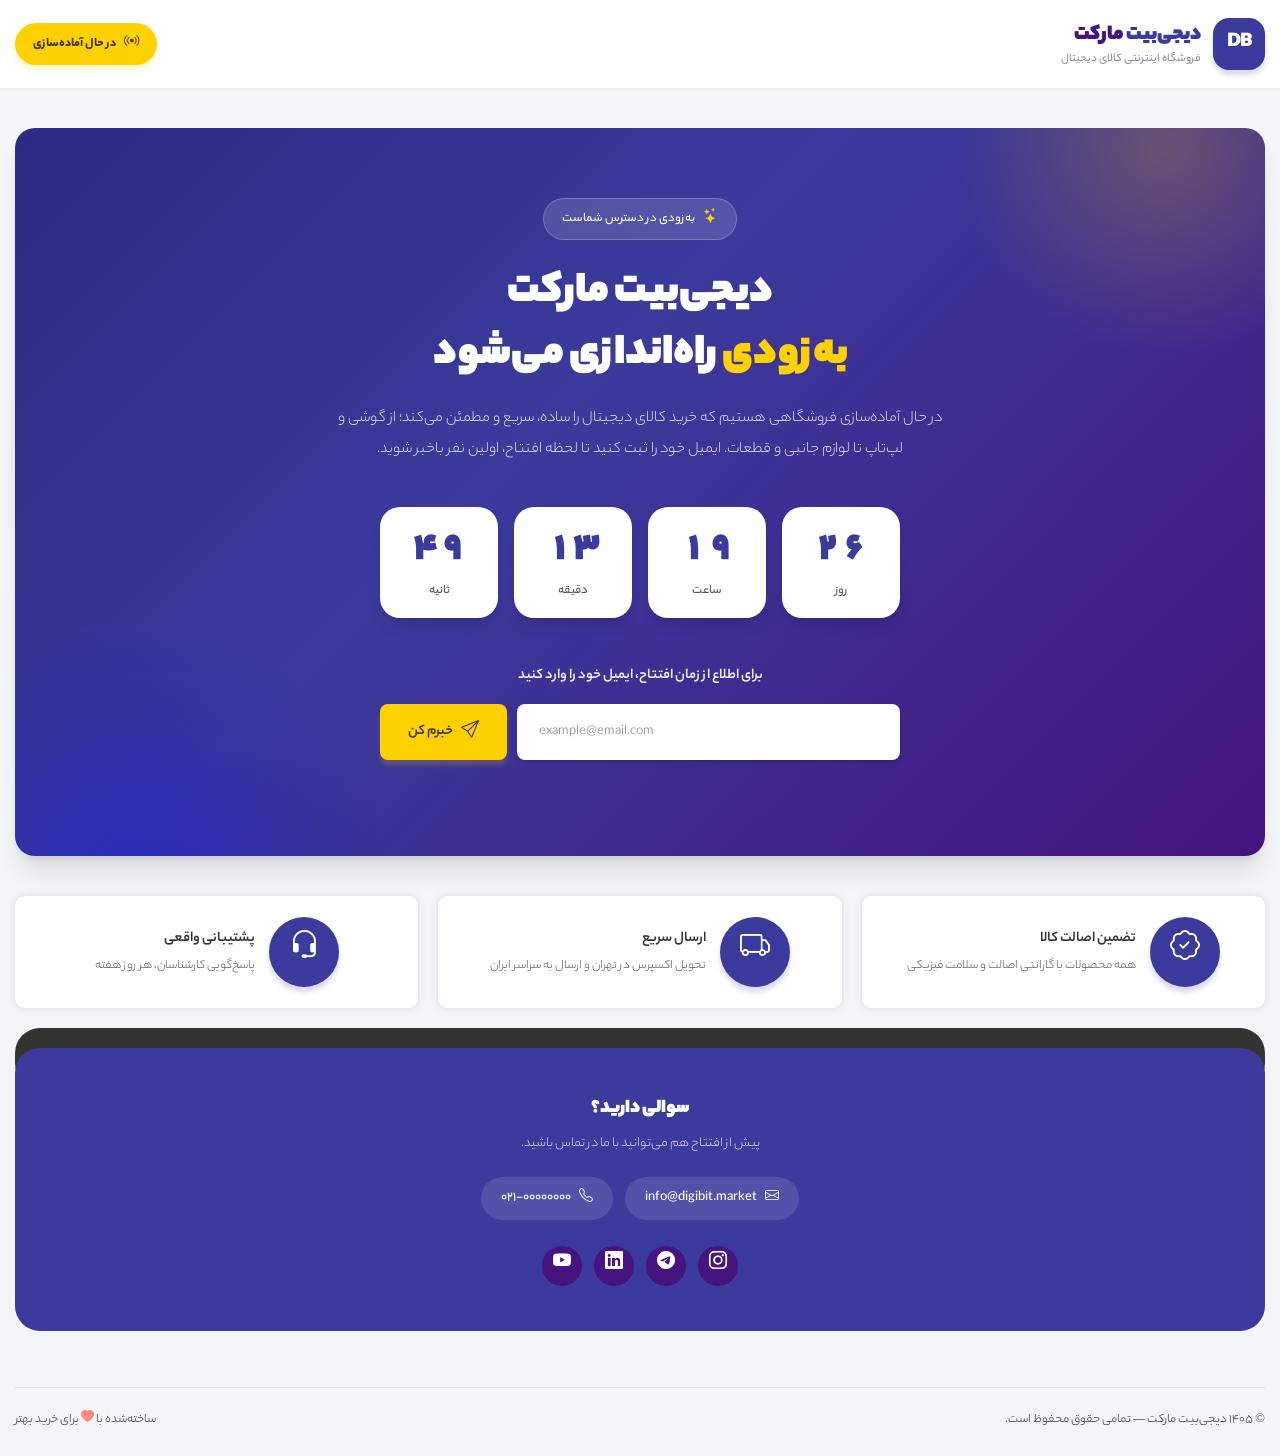
<file: digibit/index.html>
<!DOCTYPE html>
<html lang="fa-IR" dir="rtl">
<head>
    <meta charset="UTF-8">
    <meta name="viewport" content="width=device-width, initial-scale=1.0">
    <meta name="theme-color" content="#3a3b9c">

    <title>دیجی‌بیت مارکت | به‌زودی</title>
    <meta name="description" content="دیجی‌بیت مارکت، فروشگاه اینترنتی کالای دیجیتال، به‌زودی راه‌اندازی می‌شود. برای اطلاع از زمان افتتاح، ایمیل خود را ثبت کنید.">
    <meta name="robots" content="index, follow">

    <!-- Open Graph -->
    <meta property="og:type" content="website">
    <meta property="og:site_name" content="دیجی‌بیت مارکت">
    <meta property="og:title" content="دیجی‌بیت مارکت | به‌زودی">
    <meta property="og:description" content="فروشگاه اینترنتی کالای دیجیتال، به‌زودی راه‌اندازی می‌شود.">
    <meta property="og:locale" content="fa_IR">

    <link rel="icon" type="image/svg+xml" href="assets/img/favicon.svg">
    <link rel="apple-touch-icon" href="assets/img/favicon.svg">

    <link rel="stylesheet" href="assets/font/bootstrap-icon/bootstrap-icons.min.css">
    <link rel="stylesheet" href="assets/css/style.css">
</head>
<body>

<!-- ================= HEADER ================= -->
<header class="site-header">
    <div class="container">
        <div class="site-header-inner">

            <div class="brand">
                <div class="brand-badge" aria-hidden="true">DB</div>
                <div class="brand-text">
                    <span class="brand-name">دیجی‌بیت <span>مارکت</span></span>
                    <span class="brand-tagline">فروشگاه اینترنتی کالای دیجیتال</span>
                </div>
            </div>

            <span class="status-pill">
                <i class="bi bi-broadcast"></i>
                در حال آماده‌سازی
            </span>

        </div>
    </div>
</header>

<!-- ================= MAIN ================= -->
<main class="site-main">
    <div class="container">

        <section class="hero" id="hero">

            <span class="hero-eyebrow">
                <i class="bi bi-stars"></i>
                به‌زودی در دسترس شماست
            </span>

            <h1 class="hero-title">
                دیجی‌بیت مارکت<br>
                <span class="accent">به‌زودی</span> راه‌اندازی می‌شود
            </h1>

            <p class="hero-description">
                در حال آماده‌سازی فروشگاهی هستیم که خرید کالای دیجیتال را ساده، سریع و مطمئن می‌کند؛
                از گوشی و لپ‌تاپ تا لوازم جانبی و قطعات. ایمیل خود را ثبت کنید تا لحظه افتتاح،
                اولین نفر باخبر شوید.
            </p>

            <!-- countdown -->
            <div class="countdown" id="countdown" role="timer" aria-live="off">
                <div class="countdown-item">
                    <span class="countdown-value" id="cd-days">۰۰</span>
                    <span class="countdown-label">روز</span>
                </div>
                <div class="countdown-item">
                    <span class="countdown-value" id="cd-hours">۰۰</span>
                    <span class="countdown-label">ساعت</span>
                </div>
                <div class="countdown-item">
                    <span class="countdown-value" id="cd-minutes">۰۰</span>
                    <span class="countdown-label">دقیقه</span>
                </div>
                <div class="countdown-item">
                    <span class="countdown-value" id="cd-seconds">۰۰</span>
                    <span class="countdown-label">ثانیه</span>
                </div>
            </div>

            <!-- notify form -->
            <div class="notify">
                <p class="notify-title">برای اطلاع از زمان افتتاح، ایمیل خود را وارد کنید</p>

                <form class="notify-form" id="notify-form" novalidate>
                    <label class="visually-hidden" for="notify-email">ایمیل</label>
                    <input class="notify-input"
                           id="notify-email"
                           name="email"
                           type="email"
                           inputmode="email"
                           dir="ltr"
                           autocomplete="email"
                           placeholder="example@email.com"
                           required>
                    <button class="btn main-color-two-bg" type="submit">
                        <i class="bi bi-send"></i>
                        خبرم کن
                    </button>
                </form>

                <p class="notify-message" id="notify-message" role="status" aria-live="polite"></p>
            </div>

            <!-- shown once the countdown reaches zero -->
            <div class="launch-message" id="launch-message">
                <a class="btn btn-white" href="#">
                    <i class="bi bi-shop"></i>
                    ورود به فروشگاه
                </a>
            </div>

        </section>

        <!-- ================= FEATURES ================= -->
        <section class="features" aria-label="ویژگی‌های دیجی‌بیت مارکت">
            <div class="features-grid">

                <div class="feature-item">
                    <div class="feature-item-icon"><i class="bi bi-patch-check"></i></div>
                    <div>
                        <div class="feature-item-title">تضمین اصالت کالا</div>
                        <div class="feature-item-text">همه محصولات با گارانتی اصالت و سلامت فیزیکی</div>
                    </div>
                </div>

                <div class="feature-item">
                    <div class="feature-item-icon"><i class="bi bi-truck"></i></div>
                    <div>
                        <div class="feature-item-title">ارسال سریع</div>
                        <div class="feature-item-text">تحویل اکسپرس در تهران و ارسال به سراسر ایران</div>
                    </div>
                </div>

                <div class="feature-item">
                    <div class="feature-item-icon"><i class="bi bi-headset"></i></div>
                    <div>
                        <div class="feature-item-title">پشتیبانی واقعی</div>
                        <div class="feature-item-text">پاسخ‌گویی کارشناسان، هر روز هفته</div>
                    </div>
                </div>

            </div>
        </section>

        <!-- ================= CONTACT ================= -->
        <section class="contact-panel" aria-label="راه‌های ارتباطی">
            <div class="contact-panel-title">سوالی دارید؟</div>
            <p class="contact-panel-text">پیش از افتتاح هم می‌توانید با ما در تماس باشید.</p>

            <div class="contact-actions">
                <a class="contact-link" href="mailto:info@digibit.market">
                    <i class="bi bi-envelope"></i>
                    info@digibit.market
                </a>
                <a class="contact-link" href="tel:+982100000000">
                    <i class="bi bi-telephone"></i>
                    <span>۰۲۱-۰۰۰۰۰۰۰۰</span>
                </a>
            </div>

            <ul class="footer-social">
                <li><a href="#" aria-label="اینستاگرام"><i class="bi bi-instagram"></i></a></li>
                <li><a href="#" aria-label="تلگرام"><i class="bi bi-telegram"></i></a></li>
                <li><a href="#" aria-label="لینکدین"><i class="bi bi-linkedin"></i></a></li>
                <li><a href="#" aria-label="یوتیوب"><i class="bi bi-youtube"></i></a></li>
            </ul>
        </section>

    </div>
</main>

<!-- ================= FOOTER ================= -->
<footer class="site-footer">
    <div class="container">
        <div class="site-footer-inner">
            <span>© <span id="footer-year">۱۴۰۵</span> دیجی‌بیت مارکت — تمامی حقوق محفوظ است.</span>
            <span>ساخته‌شده با <i class="bi bi-heart-fill" style="color:#ff8a7e"></i> برای خرید بهتر</span>
        </div>
    </div>
</footer>

<!-- Bootstrapped before the page paints so SEO/curl sees an absolute date -->
<script>
    window.DIGIBIT = {
        // Official launch moment, UTC (ISO 8601). This default is 1 January 2027.
        // EDIT THIS ONE LINE to set the real launch date.
        target: '2027-01-01T00:00:00Z',

        // ?mode=preview shortens the countdown to 30s so the timer and the
        // "launched" state can be checked without waiting.
        preview: /(?:\?|&)mode=preview(?:&|$)/.test(location.search)
    };
    if (window.DIGIBIT.preview) {
        document.documentElement.classList.add('is-preview');
    }
</script>
<script src="assets/js/coming-soon.js" defer></script>

</body>
</html>
</file>
<file: digibit/assets/css/style.css>
/* ==========================================================================
   دیجی‌بیت مارکت — صفحه «به‌زودی»
   Design system carried over from the «شاهان» template
   (website-temp/shahan/page/assets/css/main.css) so this page matches the
   final storefront exactly.

   Change the whole palette from the :root block below.
   ========================================================================== */

/* ==========================================================================
   Fonts — YekanBakh FaNum (same weights as the template)
   ========================================================================== */

@font-face {
    font-display: swap;
    font-family: "yekan-bakh";
    src: url("../font/yekan-bakh/YekanBakhFaNum-Fat.woff2") format('woff2');
    font-weight: 900;
    font-style: normal;
}

@font-face {
    font-display: swap;
    font-family: "yekan-bakh";
    src: url("../font/yekan-bakh/YekanBakhFaNum-Heavy.woff2") format('woff2');
    font-weight: 800;
    font-style: normal;
}

@font-face {
    font-display: swap;
    font-family: "yekan-bakh";
    src: url("../font/yekan-bakh/YekanBakhFaNum-Bold.woff2") format('woff2');
    font-weight: bold;
    font-style: normal;
}

@font-face {
    font-display: swap;
    font-family: "yekan-bakh";
    src: url("../font/yekan-bakh/YekanBakhFaNum-Medium.woff2") format('woff2');
    font-weight: 500;
    font-style: normal;
}

@font-face {
    font-display: swap;
    font-family: "yekan-bakh";
    src: url("../font/yekan-bakh/YekanBakhFaNum-Regular.woff2") format('woff2');
    font-weight: normal;
    font-style: normal;
}

@font-face {
    font-display: swap;
    font-family: "yekan-bakh";
    src: url("../font/yekan-bakh/YekanBakhFaNum-Light.woff2") format('woff2');
    font-weight: 300;
    font-style: normal;
}

/* ==========================================================================
   Design tokens
   ========================================================================== */

:root {
    /* theme color */
    --main-color-one: #3a3b9c;
    --main-color-one-shadow: #3a3b9c31;
    --main-color-one-hover: #2a2b82;
    --main-color-two: #FFD100;
    --main-color-two-shadow: #FFD10031;
    --main-color-two-hover: #d8b103;
    --main-color-three: #45147e;
    --main-color-three-shadow: #45147e31;
    --main-color-three-hover: #320a60;
    --main-color-green: #189D0E;
    --bg-site: #f4f5f9;

    /* typography */
    --font-size: 14px;
    --color-site: #333333;
    --font-site: 'yekan-bakh';
    --main-font: 'yekan-bakh';
    --title-font: 'yekan-bakh';

    /* shadow */
    --shadow: 0 1px 3px 0 rgb(0 0 0 / 0.1), 0 1px 2px -1px rgb(0 0 0 / 0.1);
    --shadow-sm: 0 1px 2px 0 rgb(0 0 0 / 0.05);
    --shadow-md: 0 4px 6px -1px rgb(0 0 0 / 0.1), 0 2px 4px -2px rgb(0 0 0 / 0.1);
    --shadow-box: rgb(0 0 0 / 10%) 0px 0px 10px 0px;
    --shadow-lg: 0 10px 15px -3px rgb(0 0 0 / 0.1), 0 4px 6px -4px rgb(0 0 0 / 0.1);
    --shadow-xl: 0 20px 25px -5px rgb(0 0 0 / 0.1), 0 8px 10px -6px rgb(0 0 0 / 0.1);
    --shadow-2xl: 0 25px 50px -12px rgb(0 0 0 / 0.25);
    --shadow-inner: inset 0 2px 12px 4px rgb(0 0 0 / 5%);

    /* text */
    --text-muted: #565757;
    --text-muted-two: #929292;

    /* border */
    --border-muted: #ced4da;

    /* hero panel — deep brand gradient */
    --hero-gradient: linear-gradient(135deg, #2a2b82 0%, #3a3b9c 42%, #45147e 100%);
}

/* ==========================================================================
   Base
   ========================================================================== */

*,
*::before,
*::after {
    margin: 0;
    padding: 0;
    box-sizing: border-box;
}

html {
    font-size: 1em;
    line-height: 1.6;
    scroll-behavior: smooth;
}

body {
    font-size: var(--font-size);
    font-family: var(--font-site);
    font-weight: normal;
    background: var(--bg-site);
    color: var(--color-site);
    min-height: 100vh;
    display: flex;
    flex-direction: column;
    overflow-x: hidden;
    -webkit-font-smoothing: antialiased;
}

img,
svg {
    max-width: 100%;
}

a {
    text-decoration: none;
    color: var(--color-site);
    transition: 200ms;
}

.container {
    width: 100%;
    max-width: 1470px;
    margin-inline: auto;
    padding-inline: 15px;
}

/* ==========================================================================
   Typography helpers
   ========================================================================== */

.title-font {
    font-family: var(--title-font);
    font-weight: 900;
}

.main-font {
    font-family: var(--main-font);
}

.f-800 {
    font-weight: 800;
}

.main-color-one-color {
    color: var(--main-color-one) !important;
}

.main-color-two-color {
    color: var(--main-color-two) !important;
}

.text-muted-two {
    color: var(--text-muted-two);
}

.visually-hidden {
    position: absolute;
    width: 1px;
    height: 1px;
    padding: 0;
    margin: -1px;
    overflow: hidden;
    clip: rect(0, 0, 0, 0);
    white-space: nowrap;
    border: 0;
}

/* ==========================================================================
   Buttons — same shape + shine effect as the template's .btn
   ========================================================================== */

.btn {
    display: inline-flex;
    align-items: center;
    justify-content: center;
    gap: 8px;
    font-family: var(--font-site);
    font-size: 15px;
    font-weight: bold;
    line-height: 1;
    border: 0;
    border-radius: 8px;
    padding: 15px 28px;
    cursor: pointer;
    transition: 200ms;
    position: relative;
    overflow: hidden;
    white-space: nowrap;
}

.btn:not(.no-highlight)::before {
    display: inline-block;
    content: '';
    width: 100%;
    height: 100%;
    background: linear-gradient(90deg, transparent, rgba(255, 255, 255, 0.5), transparent);
    position: absolute;
    top: 0;
    bottom: 0;
    margin: auto;
    left: 100%;
}

.btn:active {
    transform: translate(0, 2px);
}

.btn:hover:not(.no-highlight)::before {
    transition: 800ms;
    left: -100%;
}

.btn i {
    font-size: 18px;
}

.main-color-one-bg {
    background-color: var(--main-color-one);
    color: #fff;
    box-shadow: 0 5px 5px var(--main-color-one-shadow);
}

.main-color-one-bg:hover {
    background-color: var(--main-color-one-hover);
    color: #fff;
}

/* Accent CTA — used where the primary indigo would sit on the brand gradient */
.main-color-two-bg {
    background-color: var(--main-color-two);
    color: #413505;
    box-shadow: 0 5px 5px var(--main-color-two-shadow);
}

.main-color-two-bg:hover {
    background-color: var(--main-color-two-hover);
    color: #413505;
}

.btn-white {
    background-color: #fff;
    color: var(--main-color-one);
    box-shadow: 0 5px 5px rgb(0 0 0 / 12%);
}

.btn-white:hover {
    color: var(--main-color-three);
}

/* ==========================================================================
   Brand mark
   ========================================================================== */

.brand {
    display: flex;
    align-items: center;
    gap: 12px;
}

.brand-badge {
    width: 52px;
    height: 52px;
    flex: 0 0 52px;
    border-radius: 16px;
    background: var(--main-color-one);
    box-shadow: 0 5px 5px var(--main-color-one-shadow);
    display: flex;
    align-items: center;
    justify-content: center;
    color: #fff;
    font-family: var(--title-font);
    font-weight: 900;
    font-size: 21px;
    letter-spacing: -1px;
}

.brand-text {
    display: flex;
    flex-direction: column;
    line-height: 1.35;
}

.brand-name {
    font-family: var(--title-font);
    font-weight: 900;
    font-size: 22px;
    color: var(--main-color-one);
}

.brand-name span {
    color: var(--main-color-three);
}

.brand-tagline {
    font-size: 12px;
    font-weight: 500;
    color: var(--text-muted-two);
}

/* ==========================================================================
   Header
   ========================================================================== */

.site-header {
    background: #fff;
    box-shadow: var(--shadow-sm);
    position: relative;
    z-index: 5;
}

.site-header-inner {
    display: flex;
    align-items: center;
    justify-content: space-between;
    gap: 20px;
    padding: 18px 0;
}

.status-pill {
    display: inline-flex;
    align-items: center;
    gap: 8px;
    background-color: var(--main-color-two);
    color: #413505;
    font-size: 13px;
    font-weight: 800;
    border-radius: 50px;
    padding: 9px 18px;
    box-shadow: 0 5px 5px var(--main-color-two-shadow);
}

.status-pill i {
    font-size: 15px;
}

/* ==========================================================================
   Main / hero panel
   ========================================================================== */

.site-main {
    flex: 1 0 auto;
    padding: 40px 0 30px;
}

.hero {
    background: var(--hero-gradient);
    border-radius: 20px;
    box-shadow: var(--shadow-xl);
    padding: 70px 40px 60px;
    text-align: center;
    color: #fff;
    position: relative;
    overflow: hidden;
}

/* soft brand glows */
.hero::before,
.hero::after {
    content: '';
    position: absolute;
    border-radius: 50%;
    pointer-events: none;
}

.hero::before {
    width: 420px;
    height: 420px;
    top: -190px;
    right: -110px;
    background: radial-gradient(circle, rgb(255 209 0 / 22%) 0%, transparent 70%);
}

.hero::after {
    width: 520px;
    height: 520px;
    bottom: -280px;
    left: -140px;
    background: radial-gradient(circle, rgb(0 3 255 / 28%) 0%, transparent 70%);
}

.hero > * {
    position: relative;
    z-index: 1;
}

.hero-eyebrow {
    display: inline-flex;
    align-items: center;
    gap: 8px;
    background: rgb(255 255 255 / 14%);
    border: 1px solid rgb(255 255 255 / 22%);
    border-radius: 50px;
    padding: 8px 18px;
    font-size: 13px;
    font-weight: 500;
    color: #fff;
}

.hero-eyebrow i {
    color: var(--main-color-two);
    font-size: 15px;
}

.hero-title {
    font-family: var(--title-font);
    font-weight: 900;
    font-size: 46px;
    line-height: 1.35;
    margin: 24px 0 0;
}

.hero-title .accent {
    color: var(--main-color-two);
}

.hero-description {
    max-width: 640px;
    margin: 16px auto 0;
    font-size: 16px;
    font-weight: 300;
    line-height: 1.9;
    color: rgb(255 255 255 / 84%);
}

/* ==========================================================================
   Countdown
   ========================================================================== */

.countdown {
    display: flex;
    justify-content: center;
    gap: 16px;
    margin-top: 42px;
    flex-wrap: wrap;
}

.countdown-item {
    background: #fff;
    color: var(--main-color-one);
    border-radius: 20px;
    box-shadow: var(--shadow-lg);
    width: 118px;
    padding: 22px 10px 16px;
    transition: 0.3s;
}

.countdown-item:hover {
    transform: translateY(-10px);
}

.countdown-value {
    display: block;
    font-family: var(--title-font);
    font-weight: 900;
    font-size: 40px;
    line-height: 1.1;
    font-variant-numeric: tabular-nums;
    color: var(--main-color-one);
}

.countdown-label {
    display: block;
    margin-top: 8px;
    font-size: 13px;
    font-weight: 500;
    color: var(--text-muted);
}

/* ==========================================================================
   Notify form
   ========================================================================== */

.notify {
    margin-top: 46px;
}

.notify-title {
    font-weight: bold;
    font-size: 15px;
    color: rgb(255 255 255 / 92%);
    margin-bottom: 16px;
}

.notify-form {
    display: flex;
    justify-content: center;
    gap: 10px;
    max-width: 520px;
    margin-inline: auto;
}

.notify-input {
    flex: 1 1 auto;
    min-width: 0;
    background: #fff;
    border: 2px solid transparent;
    border-radius: 8px;
    padding: 15px 20px;
    font-family: var(--font-site);
    font-size: 14px;
    color: var(--color-site);
    box-shadow: var(--shadow-md);
    transition: 200ms;
}

.notify-input::placeholder {
    color: var(--text-muted-two);
}

.notify-input:focus {
    outline: none;
    border-color: var(--main-color-two);
}

.notify-form .btn {
    flex: 0 0 auto;
}

.notify-message {
    min-height: 22px;
    margin-top: 14px;
    font-size: 13px;
    font-weight: 500;
}

.notify-message.is-success {
    color: var(--main-color-two);
}

.notify-message.is-error {
    color: #ff8a7e;
}

/* ==========================================================================
   Feature row — same circular icon treatment as the template
   ========================================================================== */

.features {
    margin-top: 40px;
}

.features-grid {
    display: grid;
    grid-template-columns: repeat(3, minmax(0, 1fr));
    gap: 20px;
}

.feature-item {
    display: flex;
    align-items: center;
    justify-content: center;
    gap: 14px;
    background: #fff;
    border: 1px solid transparent;
    border-radius: 10px;
    box-shadow: var(--shadow-box);
    padding: 20px;
    transition: 0.4s;
}

.feature-item:hover {
    transform: translateY(-10px);
    box-shadow: var(--shadow-xl);
    border-color: var(--main-color-one);
}

.feature-item-icon {
    background-color: var(--main-color-one);
    box-shadow: 0 5px 5px var(--main-color-one-shadow);
    width: 70px;
    height: 70px;
    flex: 0 0 70px;
    border-radius: 50%;
    display: flex;
    align-items: center;
    justify-content: center;
    color: #fff;
}

.feature-item-icon i {
    font-size: 30px;
}

.feature-item-title {
    font-weight: bold;
    font-size: 15px;
    margin-bottom: 4px;
}

.feature-item-text {
    font-size: 13px;
    font-weight: 300;
    color: var(--text-muted);
    line-height: 1.7;
}

/* ==========================================================================
   Contact / social panel — template footer treatment
   ========================================================================== */

.contact-panel {
    background: var(--main-color-one);
    border-radius: 25px;
    margin-top: 40px;
    padding: 45px 30px;
    text-align: center;
    color: #fff;
    position: relative;
}

.contact-panel::before {
    content: '';
    position: absolute;
    top: -20px;
    left: 0;
    width: 100%;
    height: 60px;
    background-color: #333;
    border-radius: 25px;
    z-index: -1;
}

.contact-panel-title {
    font-weight: 900;
    font-size: 20px;
    margin-bottom: 8px;
}

.contact-panel-text {
    font-size: 14px;
    font-weight: 300;
    color: rgb(255 255 255 / 82%);
    margin-bottom: 22px;
}

.contact-actions {
    display: flex;
    justify-content: center;
    gap: 12px;
    flex-wrap: wrap;
    margin-bottom: 26px;
}

.contact-link {
    display: inline-flex;
    align-items: center;
    gap: 8px;
    color: #fff;
    font-size: 14px;
    font-weight: 500;
    background: rgb(255 255 255 / 12%);
    border-radius: 50px;
    padding: 10px 20px;
}

.contact-link:hover {
    background: rgb(255 255 255 / 22%);
    color: #fff;
}

.footer-social {
    display: flex;
    justify-content: center;
    gap: 12px;
    list-style: none;
}

.footer-social a {
    background-color: var(--main-color-three);
    border-radius: 50%;
    width: 40px;
    height: 40px;
    display: flex;
    justify-content: center;
    align-items: center;
    color: #fff;
    transition: 0.3s;
}

.footer-social a:hover {
    background-color: var(--main-color-one-hover);
    transform: translateY(-4px);
}

.footer-social i {
    font-size: 18px;
}

/* ==========================================================================
   Footer bar
   ========================================================================== */

.site-footer {
    flex: 0 0 auto;
    padding: 26px 0;
}

.site-footer-inner {
    display: flex;
    align-items: center;
    justify-content: space-between;
    gap: 14px;
    flex-wrap: wrap;
    font-size: 13px;
    color: var(--text-muted);
    border-top: 1px solid rgb(0 0 0 / 8%);
    padding-top: 22px;
}

.site-footer-inner a {
    color: var(--main-color-one);
    font-weight: 500;
}

.site-footer-inner a:hover {
    color: var(--main-color-three);
}

/* ==========================================================================
   Launch state (countdown finished)
   ========================================================================== */

.hero.is-launched .countdown,
.hero.is-launched .notify {
    display: none;
}

.launch-message {
    display: none;
    margin-top: 40px;
}

.hero.is-launched .launch-message {
    display: block;
}

.launch-message .btn {
    padding: 18px 40px;
    font-size: 16px;
}

/* ==========================================================================
   Entrance animation
   ========================================================================== */

@keyframes rise {
    from {
        opacity: 0;
        transform: translateY(18px);
    }
    to {
        opacity: 1;
        transform: translateY(0);
    }
}

.hero-eyebrow,
.hero-title,
.hero-description,
.countdown,
.notify {
    animation: rise 0.55s ease-out both;
}

.hero-title {
    animation-delay: 0.06s;
}

.hero-description {
    animation-delay: 0.12s;
}

.countdown {
    animation-delay: 0.18s;
}

.notify {
    animation-delay: 0.24s;
}

@media (prefers-reduced-motion: reduce) {
    *,
    *::before,
    *::after {
        animation-duration: 0.001ms !important;
        animation-iteration-count: 1 !important;
        transition-duration: 0.001ms !important;
        scroll-behavior: auto !important;
    }
}

/* ==========================================================================
   Responsive
   ========================================================================== */

@media (max-width: 991px) {
    .hero {
        padding: 55px 24px 50px;
    }

    .hero-title {
        font-size: 36px;
    }

    .countdown-item {
        width: 104px;
    }

    .countdown-value {
        font-size: 34px;
    }

    .features-grid {
        grid-template-columns: 1fr;
    }
}

@media (max-width: 767px) {
    .site-header-inner {
        justify-content: center;
    }

    .brand {
        flex-direction: column;
        text-align: center;
    }

    .brand-text {
        align-items: center;
    }

    .status-pill {
        display: none;
    }

    .hero-title {
        font-size: 28px;
    }

    .hero-description {
        font-size: 14px;
    }

    .countdown {
        gap: 10px;
    }

    .countdown-item {
        width: calc(50% - 5px);
        max-width: 150px;
        padding: 16px 8px 12px;
    }

    .countdown-value {
        font-size: 30px;
    }

    .notify-form {
        flex-direction: column;
    }

    .notify-form .btn {
        width: 100%;
    }

    .feature-item {
        justify-content: flex-start;
    }

    .site-footer-inner {
        justify-content: center;
        text-align: center;
    }
}
</file>
